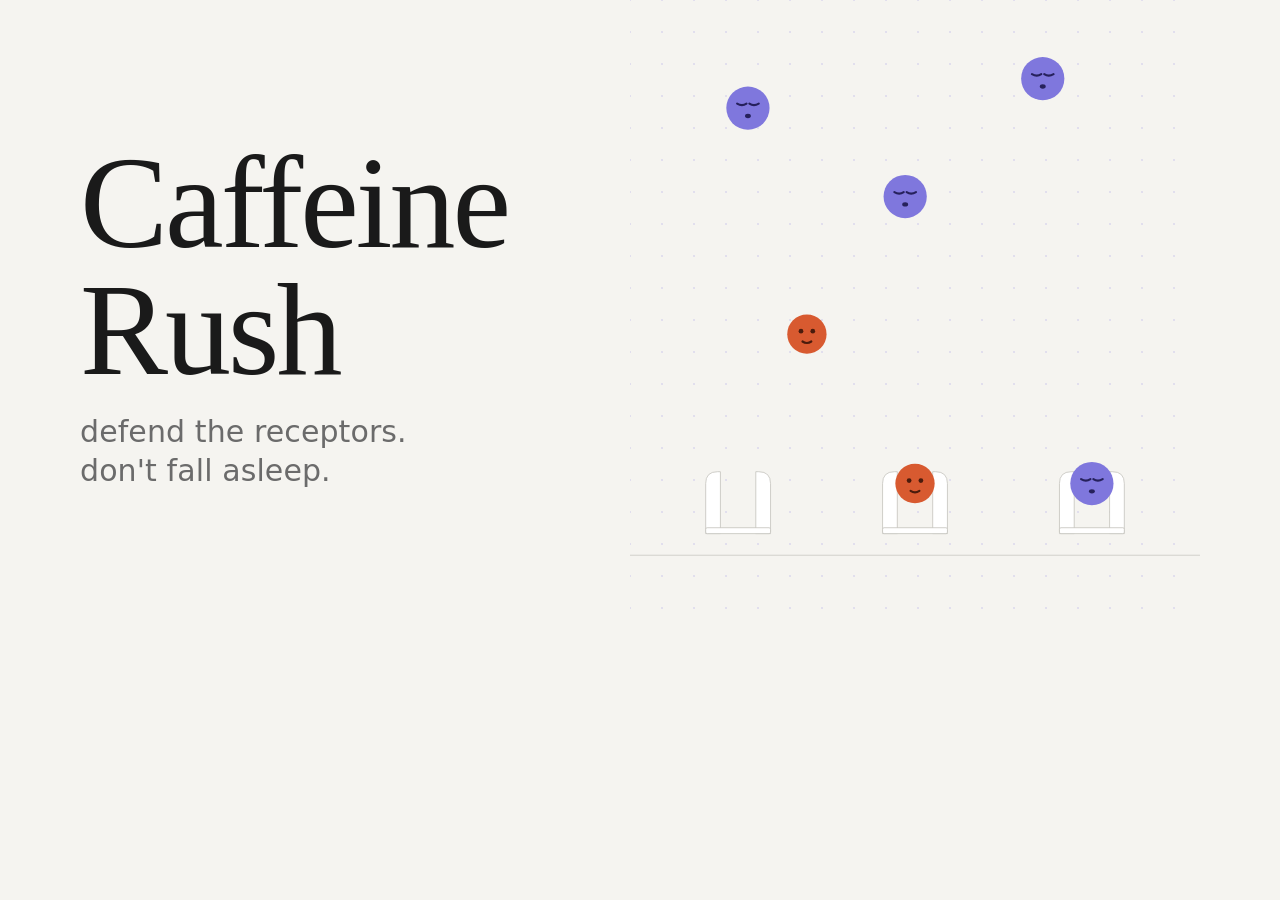
<file: _og-image-source.html>
<!doctype html>
<html lang="en">
<head>
  <meta charset="utf-8">
  <title>OG image source — Caffeine Rush</title>
  <style>
    :root {
      --cream: #f5f4f0;
      --ink: #1a1a1a;
      --gray: #6b6b6b;
      --orange: #D85A30;
      --orange-dark: #4A1B0C;
      --purple: #7F77DD;
      --purple-dark: #26215C;
      --border-soft: #c4c2bc;
      --border-quiet: #e5e3dd;
    }

    html, body {
      margin: 0;
      padding: 0;
      background: var(--cream);
      width: 1200px;
      height: 630px;
      overflow: hidden;
      -webkit-font-smoothing: antialiased;
    }

    .og {
      position: relative;
      width: 1200px;
      height: 630px;
      display: grid;
      grid-template-columns: 1.05fr 0.95fr;
      grid-template-rows: 630px;
      font-family: -apple-system, BlinkMacSystemFont, "Segoe UI", system-ui, sans-serif;
      color: var(--ink);
      overflow: hidden;
    }

    .left {
      display: flex;
      flex-direction: column;
      justify-content: center;
      padding: 0 40px 0 80px;
      height: 100%;
    }

    .title {
      font-family: "Iowan Old Style", "Palatino Linotype", Palatino, Georgia, serif;
      font-weight: 500;
      font-size: 132px;
      line-height: 0.96;
      letter-spacing: -3px;
      margin: 0 0 18px;
      color: var(--ink);
    }

    .tagline {
      font-size: 30px;
      line-height: 1.3;
      color: var(--gray);
      margin: 0;
      letter-spacing: 0.1px;
    }

    .url {
      font-family: "SF Mono", Menlo, Monaco, Consolas, monospace;
      font-size: 18px;
      color: var(--gray);
      letter-spacing: 0.08em;
      margin: 110px 0 0;
    }

    .right {
      position: relative;
      width: 100%;
      height: 100%;
    }

    /* Subtle dot grid in the right pane to echo the game playfield */
    .right::before {
      content: "";
      position: absolute;
      inset: 0;
      background-image: radial-gradient(circle, rgba(127, 119, 221, 0.18) 0.7px, transparent 0.8px);
      background-size: 32px 32px;
      background-position: 16px 16px;
    }

    .scene {
      position: absolute;
      inset: 0;
    }
  </style>
</head>
<body>
  <div class="og">
    <div class="left">
      <h1 class="title">Caffeine<br>Rush</h1>
      <p class="tagline">defend the receptors.<br>don't fall asleep.</p>
    </div>

    <div class="right">
      <svg class="scene" viewBox="0 0 580 630" preserveAspectRatio="xMidYMid meet">
        <!-- Drifting molecules in upper region -->
        <!-- Adenosines (purple) -->
        <g transform="translate(120 110)">
          <circle r="22" fill="#7F77DD"/>
          <path d="M -11 -4.5 Q -6 -1.5 -1.5 -4.5" stroke="#26215C" stroke-width="2.2" fill="none" stroke-linecap="round"/>
          <path d="M 1.5 -4.5 Q 6 -1.5 11 -4.5" stroke="#26215C" stroke-width="2.2" fill="none" stroke-linecap="round"/>
          <ellipse cx="0" cy="8" rx="3" ry="2.2" fill="#26215C"/>
        </g>

        <g transform="translate(420 80)">
          <circle r="22" fill="#7F77DD"/>
          <path d="M -11 -4.5 Q -6 -1.5 -1.5 -4.5" stroke="#26215C" stroke-width="2.2" fill="none" stroke-linecap="round"/>
          <path d="M 1.5 -4.5 Q 6 -1.5 11 -4.5" stroke="#26215C" stroke-width="2.2" fill="none" stroke-linecap="round"/>
          <ellipse cx="0" cy="8" rx="3" ry="2.2" fill="#26215C"/>
        </g>

        <g transform="translate(280 200)">
          <circle r="22" fill="#7F77DD"/>
          <path d="M -11 -4.5 Q -6 -1.5 -1.5 -4.5" stroke="#26215C" stroke-width="2.2" fill="none" stroke-linecap="round"/>
          <path d="M 1.5 -4.5 Q 6 -1.5 11 -4.5" stroke="#26215C" stroke-width="2.2" fill="none" stroke-linecap="round"/>
          <ellipse cx="0" cy="8" rx="3" ry="2.2" fill="#26215C"/>
        </g>

        <!-- Caffeine descending (mid-flight) -->
        <g transform="translate(180 340)">
          <circle r="20" fill="#D85A30"/>
          <circle cx="-6" cy="-3" r="2.4" fill="#4A1B0C"/>
          <circle cx="6" cy="-3" r="2.4" fill="#4A1B0C"/>
          <path d="M -4.5 7.5 Q 0 10.5 4.5 7.5" stroke="#4A1B0C" stroke-width="2.2" fill="none" stroke-linecap="round"/>
        </g>

        <!-- Three receptors along the bottom -->
        <!-- Receptor 1: empty -->
        <g transform="translate(110 480)">
          <path d="M -33 63 L -33 12 Q -33 0 -21 0 L -18 0 L -18 63 Z" fill="#ffffff" stroke="#c4c2bc" stroke-width="0.8"/>
          <path d="M 18 63 L 18 0 L 21 0 Q 33 0 33 12 L 33 63 Z" fill="#ffffff" stroke="#c4c2bc" stroke-width="0.8"/>
          <rect x="-33" y="57" width="66" height="6" rx="1.5" fill="#ffffff" stroke="#c4c2bc" stroke-width="0.8"/>
        </g>

        <!-- Receptor 2: caffeine docked -->
        <g transform="translate(290 480)">
          <path d="M -33 63 L -33 12 Q -33 0 -21 0 L -18 0 L -18 63 Z" fill="#ffffff" stroke="#c4c2bc" stroke-width="0.8"/>
          <path d="M 18 63 L 18 0 L 21 0 Q 33 0 33 12 L 33 63 Z" fill="#ffffff" stroke="#c4c2bc" stroke-width="0.8"/>
          <rect x="-33" y="57" width="66" height="6" rx="1.5" fill="#ffffff" stroke="#c4c2bc" stroke-width="0.8"/>
          <g transform="translate(0 12)">
            <circle r="20" fill="#D85A30"/>
            <circle cx="-6" cy="-3" r="2.4" fill="#4A1B0C"/>
            <circle cx="6" cy="-3" r="2.4" fill="#4A1B0C"/>
            <path d="M -4.5 7.5 Q 0 10.5 4.5 7.5" stroke="#4A1B0C" stroke-width="2.2" fill="none" stroke-linecap="round"/>
          </g>
        </g>

        <!-- Receptor 3: adenosine docked -->
        <g transform="translate(470 480)">
          <path d="M -33 63 L -33 12 Q -33 0 -21 0 L -18 0 L -18 63 Z" fill="#ffffff" stroke="#c4c2bc" stroke-width="0.8"/>
          <path d="M 18 63 L 18 0 L 21 0 Q 33 0 33 12 L 33 63 Z" fill="#ffffff" stroke="#c4c2bc" stroke-width="0.8"/>
          <rect x="-33" y="57" width="66" height="6" rx="1.5" fill="#ffffff" stroke="#c4c2bc" stroke-width="0.8"/>
          <g transform="translate(0 12)">
            <circle r="22" fill="#7F77DD"/>
            <path d="M -11 -4.5 Q -6 -1.5 -1.5 -4.5" stroke="#26215C" stroke-width="2.2" fill="none" stroke-linecap="round"/>
            <path d="M 1.5 -4.5 Q 6 -1.5 11 -4.5" stroke="#26215C" stroke-width="2.2" fill="none" stroke-linecap="round"/>
            <ellipse cx="0" cy="8" rx="3" ry="2.2" fill="#26215C"/>
          </g>
        </g>

        <!-- Membrane line at receptor base -->
        <line x1="0" y1="565" x2="580" y2="565" stroke="#888780" stroke-width="0.8" opacity="0.4"/>
      </svg>
    </div>
  </div>
</body>
</html>
</file>
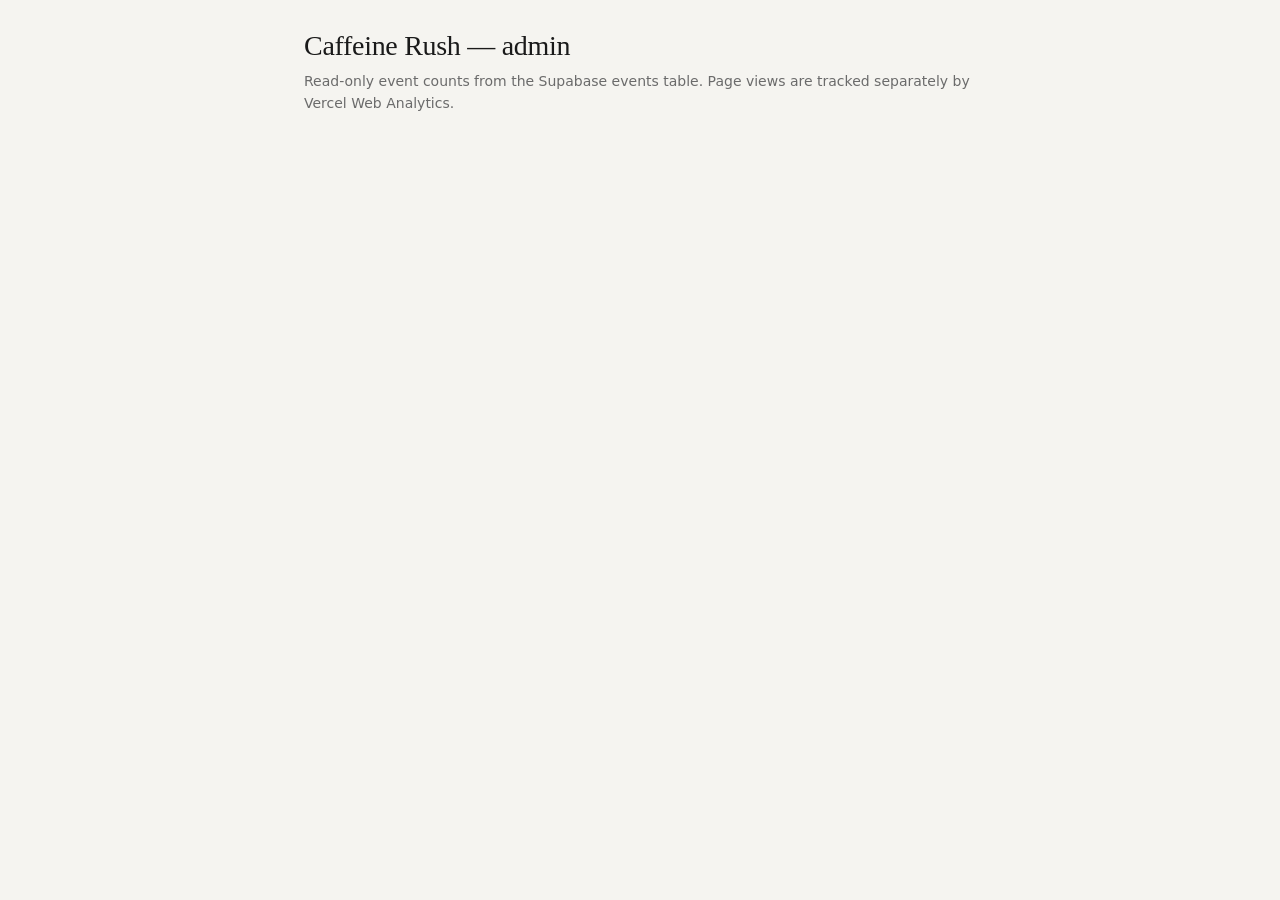
<file: admin.html>
<!doctype html>
<html lang="en">
<head>
  <meta charset="utf-8">
  <meta name="viewport" content="width=device-width, initial-scale=1">
  <meta name="robots" content="noindex, nofollow">
  <title>Caffeine Rush — admin</title>
  <link rel="icon" type="image/svg+xml" href="/favicon.svg">
  <link rel="stylesheet" href="/styles.css">
  <style>
    /* Read-only admin dashboard. Reuses the site's design tokens and editorial
       register so it feels coherent with the public page. Auth via Supabase
       magic-link; events table SELECT is restricted to the admin email by RLS. */
    .admin-wrap { max-width: 720px; margin: 0 auto; padding: 24px; }
    .admin-title { font-family: var(--font-serif); font-size: 28px; font-weight: 500; margin: 0 0 4px; letter-spacing: -0.3px; }
    .admin-sub { color: var(--color-text-secondary); font-size: 14px; margin: 0 0 24px; line-height: 1.55; }

    /* Login card — only shown when no auth session exists. */
    .admin-login {
      max-width: 380px;
      margin: 36px auto;
      padding: 28px 24px;
      border: 1px dashed var(--color-border-secondary);
      border-radius: var(--border-radius-md);
      background: var(--color-background-primary);
      text-align: center;
    }
    .admin-login h2 {
      font-family: var(--font-serif);
      font-size: 22px;
      font-weight: 500;
      margin: 0 0 6px;
    }
    .admin-login p {
      color: var(--color-text-secondary);
      font-size: 13px;
      line-height: 1.55;
      margin: 0 0 18px;
    }
    .admin-login form { display: flex; flex-direction: column; gap: 10px; }
    .admin-login input[type="email"] {
      padding: 9px 12px;
      font-size: 14px;
      border: 1px solid var(--color-border-tertiary);
      border-radius: var(--border-radius-md);
      background: var(--color-background-primary);
      color: var(--color-text-primary);
      font-family: var(--font-sans);
    }
    .admin-login button[type="submit"] {
      background: var(--color-text-primary);
      color: var(--color-background-primary);
      border-color: var(--color-text-primary);
      font-size: 13px;
      padding: 9px 16px;
    }
    .admin-login button[type="submit"]:hover:not(:disabled) {
      background: var(--color-text-primary);
      color: var(--color-background-primary);
      border-color: var(--color-text-primary);
      opacity: 0.85;
    }
    .admin-login-msg {
      margin-top: 14px;
      font-size: 13px;
      color: var(--color-text-secondary);
      min-height: 1.4em;
    }
    .admin-login-msg.is-error { color: var(--color-text-danger, #b00); }
    .admin-login-msg.is-ok    { color: var(--color-text-success, #0a7); }

    /* Dashboard — only shown when authenticated. */
    .admin-controls { display: flex; gap: 8px; align-items: center; margin-bottom: 18px; flex-wrap: wrap; }
    .admin-range-tabs { display: inline-flex; gap: 4px; }
    .admin-range-tabs button {
      font-family: var(--font-mono);
      font-size: 11px;
      letter-spacing: 0.04em;
      text-transform: uppercase;
      padding: 5px 10px;
    }
    .admin-range-tabs button.is-active {
      background: var(--color-text-primary);
      color: var(--color-background-primary);
      border-color: var(--color-text-primary);
    }
    .admin-section {
      border: 1px dashed var(--color-border-secondary);
      border-radius: var(--border-radius-md);
      padding: 18px 20px;
      margin-bottom: 18px;
    }
    .admin-section-label {
      font-family: var(--font-mono);
      font-size: 10px;
      letter-spacing: 0.12em;
      text-transform: uppercase;
      color: var(--color-text-secondary);
      opacity: 0.7;
      margin-bottom: 12px;
    }
    .admin-table { width: 100%; border-collapse: collapse; font-size: 14px; }
    .admin-table td { padding: 6px 0; border-bottom: 1px solid var(--color-border-tertiary); }
    .admin-table td:last-child { text-align: right; font-family: var(--font-mono); font-weight: 600; color: var(--color-text-primary); }
    .admin-table tr:last-child td { border-bottom: none; }
    .admin-empty { color: var(--color-text-secondary); font-size: 13px; font-style: italic; padding: 8px 0; }
    .admin-status { color: var(--color-text-secondary); font-size: 12px; font-family: var(--font-mono); }
    .admin-recent { font-family: var(--font-mono); font-size: 12px; line-height: 1.7; color: var(--color-text-secondary); }
    .admin-recent .ev-name { color: var(--color-text-primary); font-weight: 600; }
    .admin-recent .ev-time { opacity: 0.6; }
    .admin-recent .ev-props { opacity: 0.7; }

    .admin-session-info {
      margin-left: auto;
      font-size: 12px;
      color: var(--color-text-secondary);
      font-family: var(--font-mono);
    }
    .admin-signout {
      font-family: var(--font-mono);
      font-size: 11px;
      letter-spacing: 0.04em;
      text-transform: uppercase;
      padding: 5px 10px;
    }
  </style>
</head>
<body>
  <main class="admin-wrap">
    <h1 class="admin-title">Caffeine Rush — admin</h1>
    <p class="admin-sub">Read-only event counts from the Supabase events table. Page views are tracked separately by Vercel Web Analytics.</p>

    <!-- Login state — magic-link form -->
    <section class="admin-login" id="admin-login" hidden>
      <h2>Sign in</h2>
      <p>Enter your admin email to receive a magic link. Only the configured admin email will be granted access.</p>
      <form id="admin-login-form">
        <input type="email" id="admin-email" placeholder="you@example.com" required autocomplete="email">
        <button type="submit" id="admin-send-btn">Send magic link</button>
      </form>
      <div class="admin-login-msg" id="admin-login-msg" role="status" aria-live="polite"></div>
    </section>

    <!-- Dashboard state — only shown when authenticated -->
    <div id="admin-dashboard" hidden>
      <div class="admin-controls">
        <div class="admin-range-tabs" role="tablist" aria-label="Time range">
          <button type="button" data-range="7d" class="is-active">7 days</button>
          <button type="button" data-range="30d">30 days</button>
          <button type="button" data-range="all">All time</button>
        </div>
        <button type="button" id="admin-refresh">Refresh</button>
        <span class="admin-status" id="admin-status"></span>
        <span class="admin-session-info" id="admin-session-info"></span>
        <button type="button" class="admin-signout" id="admin-signout">Sign out</button>
      </div>

      <section class="admin-section">
        <div class="admin-section-label">Event totals</div>
        <table class="admin-table" id="admin-totals"></table>
      </section>

      <section class="admin-section">
        <div class="admin-section-label">Friend tile clicks (Friends of Caffeine Rush)</div>
        <table class="admin-table" id="admin-friends"></table>
      </section>

      <section class="admin-section">
        <div class="admin-section-label">Tip clicks (BMC)</div>
        <table class="admin-table" id="admin-tips"></table>
      </section>

      <section class="admin-section">
        <div class="admin-section-label">Share button clicks</div>
        <table class="admin-table" id="admin-shares"></table>
      </section>

      <section class="admin-section">
        <div class="admin-section-label">Recent events (last 50)</div>
        <div class="admin-recent" id="admin-recent"></div>
      </section>
    </div>
  </main>

  <script type="module">
    import { createClient } from 'https://esm.sh/@supabase/supabase-js@2.45.4';

    const SUPABASE_URL      = 'https://mtlgtastkrnstllshwon.supabase.co';
    const SUPABASE_ANON_KEY = 'sb_publishable_I4hUtZIYs0GJ3wY0fpacFg_PhPK6abP';
    const supabase = createClient(SUPABASE_URL, SUPABASE_ANON_KEY);

    const loginEl       = document.getElementById('admin-login');
    const dashboardEl   = document.getElementById('admin-dashboard');
    const loginForm     = document.getElementById('admin-login-form');
    const emailInput    = document.getElementById('admin-email');
    const sendBtn       = document.getElementById('admin-send-btn');
    const loginMsg      = document.getElementById('admin-login-msg');
    const sessionInfoEl = document.getElementById('admin-session-info');
    const signoutBtn    = document.getElementById('admin-signout');
    const statusEl      = document.getElementById('admin-status');

    let currentRange = '7d';

    function setLoginMsg(msg, kind) {
      loginMsg.textContent = msg || '';
      loginMsg.classList.remove('is-error', 'is-ok');
      if (kind === 'error') loginMsg.classList.add('is-error');
      if (kind === 'ok')    loginMsg.classList.add('is-ok');
    }

    function showLogin() {
      loginEl.hidden = false;
      dashboardEl.hidden = true;
    }
    function showDashboard(session) {
      loginEl.hidden = true;
      dashboardEl.hidden = false;
      sessionInfoEl.textContent = session.user.email;
      load();
    }

    // Magic-link form
    loginForm.addEventListener('submit', async (e) => {
      e.preventDefault();
      const email = emailInput.value.trim();
      if (!email) return;
      sendBtn.disabled = true;
      sendBtn.textContent = 'Sending…';
      setLoginMsg('');

      const { error } = await supabase.auth.signInWithOtp({
        email: email,
        options: {
          emailRedirectTo: window.location.origin + '/admin.html',
        },
      });

      sendBtn.disabled = false;
      sendBtn.textContent = 'Send magic link';
      if (error) {
        setLoginMsg('Error: ' + error.message, 'error');
        return;
      }
      setLoginMsg('Check your email for the sign-in link.', 'ok');
    });

    signoutBtn.addEventListener('click', async () => {
      await supabase.auth.signOut();
      // onAuthStateChange will swap us back to the login view.
    });

    // React to auth state changes (initial session, magic-link landing, signout).
    supabase.auth.onAuthStateChange((event, session) => {
      if (session && session.user) {
        showDashboard(session);
      } else {
        showLogin();
      }
    });

    // Initial check — if we're returning from a magic link, the client picks
    // up the session from the URL hash and onAuthStateChange fires SIGNED_IN.
    // If a session is already in localStorage, getSession() returns it now.
    (async () => {
      const { data } = await supabase.auth.getSession();
      if (data.session && data.session.user) {
        showDashboard(data.session);
      } else {
        showLogin();
      }
    })();

    // ── Dashboard data ───────────────────────────────────────────────────

    function rangeStart(range) {
      const now = Date.now();
      if (range === '7d')  return new Date(now - 7  * 24 * 60 * 60 * 1000).toISOString();
      if (range === '30d') return new Date(now - 30 * 24 * 60 * 60 * 1000).toISOString();
      return null;
    }

    function escapeHtml(s) {
      return String(s).replace(/[&<>"']/g, c => ({'&':'&amp;','<':'&lt;','>':'&gt;','"':'&quot;',"'":'&#39;'}[c]));
    }

    function rowsHtml(rows) {
      if (!rows.length) return '<tr><td class="admin-empty" colspan="2">No events in this range.</td></tr>';
      return rows.map(r => `<tr><td>${escapeHtml(r.label)}</td><td>${r.count}</td></tr>`).join('');
    }

    function formatTime(iso) { return new Date(iso).toLocaleString(); }

    async function load() {
      statusEl.textContent = 'Loading…';
      const since = rangeStart(currentRange);
      // Unified events table is shared across worlds — scope this query to
      // caffeine-rush so the dashboard never sees ian-world's events.
      let query = supabase.from('events')
        .select('event_type, event_data, created_at')
        .eq('world', 'caffeine-rush')
        .order('created_at', { ascending: false })
        .limit(5000);
      if (since) query = query.gte('created_at', since);
      const { data, error } = await query;
      if (error) { statusEl.textContent = 'Error: ' + error.message; return; }

      const events = data || [];
      statusEl.textContent = events.length + ' events';

      const totals = new Map();
      const friends = new Map();
      const tips = new Map();
      const shares = new Map();

      events.forEach(e => {
        totals.set(e.event_type, (totals.get(e.event_type) || 0) + 1);
        if (e.event_type === 'friend_click') {
          const t = (e.event_data && e.event_data.target) || 'unknown';
          friends.set(t, (friends.get(t) || 0) + 1);
        } else if (e.event_type === 'tip_click') {
          const a = (e.event_data && e.event_data.amount) || 'unknown';
          tips.set(a, (tips.get(a) || 0) + 1);
        } else if (e.event_type === 'share_click') {
          const s = (e.event_data && e.event_data.source) || 'unknown';
          shares.set(s, (shares.get(s) || 0) + 1);
        }
      });

      const sortByCount = (a, b) => b[1] - a[1];
      const toRows = m => Array.from(m).sort(sortByCount).map(([label, count]) => ({ label, count }));

      document.getElementById('admin-totals').innerHTML  = rowsHtml(toRows(totals));
      document.getElementById('admin-friends').innerHTML = rowsHtml(toRows(friends));
      document.getElementById('admin-tips').innerHTML    = rowsHtml(toRows(tips));
      document.getElementById('admin-shares').innerHTML  = rowsHtml(toRows(shares));

      const recent = events.slice(0, 50).map(e => {
        const dataStr = (e.event_data && Object.keys(e.event_data).length) ? '  ' + JSON.stringify(e.event_data) : '';
        return `<div><span class="ev-time">${formatTime(e.created_at)}</span>  <span class="ev-name">${escapeHtml(e.event_type)}</span><span class="ev-props">${escapeHtml(dataStr)}</span></div>`;
      }).join('');
      document.getElementById('admin-recent').innerHTML = recent || '<div class="admin-empty">No events yet.</div>';
    }

    document.querySelectorAll('.admin-range-tabs button').forEach(btn => {
      btn.addEventListener('click', () => {
        document.querySelectorAll('.admin-range-tabs button').forEach(b => b.classList.remove('is-active'));
        btn.classList.add('is-active');
        currentRange = btn.dataset.range;
        load();
      });
    });

    document.getElementById('admin-refresh').addEventListener('click', load);
  </script>
</body>
</html>
</file>
<file: styles.css>
/* =========================================================
   Design tokens — supplied verbatim from CLAUDE.md
   The original game expected these from the artifact preview env.
   ========================================================= */
:root {
  /* Typography */
  --font-sans: -apple-system, BlinkMacSystemFont, "Segoe UI", system-ui, sans-serif;
  --font-mono: ui-monospace, SFMono-Regular, "SF Mono", Menlo, Monaco, Consolas, monospace;
  --font-serif: "Iowan Old Style", "Palatino Linotype", Palatino, Georgia, serif;

  /* Text */
  --color-text-primary: #1a1a1a;
  --color-text-secondary: #6b6b6b;
  --color-text-success: #2d8659;
  --color-text-warning: #b87333;
  --color-text-danger: #c0392b;
  --color-text-info: #2c5f9e;

  /* Backgrounds */
  --color-background-primary: #ffffff;
  --color-background-secondary: #f5f4f0;
  --color-background-success: #e6f4ec;
  --color-background-warning: #fbf0e1;
  --color-background-danger: #fbe6e3;
  --color-background-info: #e3edf7;

  /* Borders */
  --color-border-primary: #1a1a1a;
  --color-border-secondary: #c4c2bc;
  --color-border-tertiary: #e5e3dd;

  /* Radius */
  --border-radius-sm: 4px;
  --border-radius-md: 8px;
  --border-radius-lg: 12px;
}

/* =========================================================
   Base reset + page wrapper
   ========================================================= */
*, *::before, *::after { box-sizing: border-box; }

html, body {
  margin: 0;
  padding: 0;
  background: var(--color-background-secondary);
  color: var(--color-text-primary);
  font-family: var(--font-sans);
  -webkit-font-smoothing: antialiased;
  -moz-osx-font-smoothing: grayscale;
}

body {
  min-height: 100vh;
  line-height: 1.55;
  font-size: 16px;
}

.sr-only {
  position: absolute;
  width: 1px; height: 1px;
  padding: 0; margin: -1px;
  overflow: hidden;
  clip: rect(0, 0, 0, 0);
  white-space: nowrap;
  border: 0;
}

.page {
  max-width: 760px;
  margin: 0 auto;
  padding: 56px 24px 80px;
}

@media (max-width: 600px) {
  .page { padding: 28px 12px 48px; }

  /* Tighten section spacing — 40/36px reads as too airy on phones */
  .page > section,
  .page > .ad-slot,
  .page > .tip-prompt,
  .page > .bmc-wrap,
  .page > details {
    margin-top: 24px;
  }
  .page > .ad-slot + .tip-prompt {
    margin-top: 8px;
  }
  .page-header { margin-bottom: 18px; }

  /* Give the game more room: bleed slightly past the page padding so the
     playfield is meaningfully wider on phones, and bump the SVG labels +
     viewBox-text size so molecule labels stay legible at small scales. */
  .cgame-arena {
    margin-left: -8px;
    margin-right: -8px;
  }
  .cgame-svg .ts {
    font-size: 14px;
  }
  /* Receptors and molecules scale with the SVG viewBox automatically;
     the wider arena above is what makes them bigger on mobile. */

  /* Trim card padding on the joke pair so they don't dominate the viewport */
  .ad-slot { padding: 22px 16px 16px; }
  .ad-slot::before { top: 6px; left: 12px; }
  /* tip-prompt mobile padding override is below in its own rule */

  /* HUD mobile overrides moved below — they need to come after the desktop
     .cgame-hud-status { flex: 1 1 240px } rule to win on cascade. */
}

/* Header */
.page-header {
  text-align: center;
  margin-bottom: 28px;
}

.page-header h1 {
  font-family: var(--font-serif);
  font-size: 40px;
  font-weight: 500;
  letter-spacing: -0.5px;
  margin: 0 0 4px;
  color: var(--color-text-primary);
}

.page-header .tagline {
  margin: 0;
  font-size: 15px;
  color: var(--color-text-secondary);
  letter-spacing: 0.2px;
}

/* The action row beneath the tagline pairs the live coffees-refilled counter
   with the page-share button. Counter on the left = "people are playing this"
   credibility; share button on the right = the action that pairs naturally
   with that signal. Single horizontal unit; flex-wraps to a stack on narrow
   viewports without losing the sense that they belong together. */
.page-actions {
  /* Push the counter+share pair down so it visually separates from the
     editorial header. Counter sits tight against the share button (small
     gap) so they read as a paired unit, not as two independent rows. */
  margin-top: 22px;
  display: flex;
  flex-direction: column;
  align-items: center;
  gap: 6px;
}

/* Live coffees-refilled counter. Mono font matches the editorial register;
   small + secondary color so it reads as flavor data, not a boast. The bump
   animation fires when the local player refills (optimistic tick) so the
   counter feels alive while playing. Top margin reset — parent .page-actions
   controls vertical spacing now. */
.page-stat {
  margin: 0;
  font-family: var(--font-mono);
  font-size: 12px;
  letter-spacing: 0.04em;
  color: var(--color-text-secondary);
  opacity: 0.78;
}
.page-stat #cg-coffees-count {
  font-weight: 600;
  color: var(--color-text-primary);
  display: inline-block;
  transition: transform 0.18s ease;
}
.page-stat #cg-coffees-count.bump { transform: scale(1.12); }

/* Live indicator — small pulsing dot in the caffeine brand color before
   the count. Slow gentle pulse (no rapid alarm vibe). */
.page-stat-pulse {
  display: inline-block;
  width: 7px;
  height: 7px;
  margin-right: 7px;
  border-radius: 50%;
  background: #D85A30;
  vertical-align: middle;
  position: relative;
  top: -1px;
  animation: pageStatPulse 1.8s ease-in-out infinite;
}
@keyframes pageStatPulse {
  0%, 100% { opacity: 0.5; transform: scale(1); }
  50%      { opacity: 1;   transform: scale(1.18); }
}
@media (prefers-reduced-motion: reduce) {
  .page-stat-pulse { animation: none; opacity: 0.85; }
}

@media (max-width: 600px) {
  .page-header h1 { font-size: 32px; }
  .page-header .tagline { font-size: 14px; }
}

/* Page share button: small, centered below the tagline. Stays understated
   so it doesn't compete with the editorial title; same icon + flash + toast
   pattern as the game-over share button so the visual logic is consistent. */
.page-share-wrap {
  position: relative;
  display: inline-flex;
}
.page-share-btn {
  font-size: 12px;
  padding: 5px 12px;
}

/* Section spacing */
.page > section,
.page > .ad-slot,
.page > .tip-prompt,
.page > .bmc-wrap,
.page > details {
  margin-top: 36px;
}

/* Ad slot + tip prompt are a paired joke. Render them as a tight stack. */
.page > .ad-slot + .tip-prompt {
  margin-top: 10px;
}

.page h2 {
  font-family: var(--font-serif);
  font-size: 22px;
  font-weight: 500;
  margin: 0 0 12px;
  color: var(--color-text-primary);
  letter-spacing: -0.2px;
}

.page p {
  margin: 0 0 12px;
  color: var(--color-text-primary);
}

.page p:last-child { margin-bottom: 0; }

/* How to play list */
.how-to ul {
  margin: 0;
  padding: 0 0 0 20px;
  color: var(--color-text-primary);
}

.how-to li {
  margin: 0 0 6px;
  line-height: 1.5;
}

.how-to li:last-child { margin-bottom: 0; }

/* How it works prose */
.how-it-works p {
  color: var(--color-text-primary);
  font-size: 16px;
  line-height: 1.6;
}

/* =========================================================
   Joke ad slot (the bit)
   ========================================================= */
.ad-slot {
  position: relative;
  border: 1px dashed var(--color-border-secondary);
  border-radius: var(--border-radius-md);
  background: var(--color-background-primary);
  /* Generous vertical padding so the now-trimmed single-line slot keeps the
     visual presence the original 3-line version had. The empty space is the
     point — it's a vacant ad slot, the box should feel substantial enough
     that the eye notices it instead of skipping past. */
  padding: 38px 22px 36px;
  color: var(--color-text-secondary);
  font-size: 14px;
  line-height: 1.55;
}

.ad-slot::before {
  content: "Ad slot";
  position: absolute;
  top: 8px;
  left: 14px;
  font-family: var(--font-mono);
  font-size: 10px;
  letter-spacing: 0.12em;
  text-transform: uppercase;
  color: var(--color-text-secondary);
  opacity: 0.7;
}

.ad-slot p {
  margin: 0 0 4px;
  color: var(--color-text-secondary);
}

.ad-slot p:last-child { margin-bottom: 0; }

.ad-slot a {
  color: var(--color-text-secondary);
  text-decoration: underline;
  text-decoration-thickness: 0.5px;
  text-underline-offset: 2px;
}

/* =========================================================
   Friends of Caffeine Rush — free placements for friend-projects.
   Sits directly below the (still-vacant) paid Ad slot so the visual
   joke reads as a pair: "the paid one is empty, but the friends
   are here."
   ========================================================= */

.friends-section {
  position: relative;
  padding: 28px 22px 22px;
  border: 1px dashed var(--color-border-secondary);
  border-radius: var(--border-radius-md);
  background: var(--color-background-primary);
}
.friends-section::before {
  content: "Friends of Caffeine Rush";
  position: absolute;
  top: 8px;
  left: 14px;
  font-family: var(--font-mono);
  font-size: 10px;
  letter-spacing: 0.12em;
  text-transform: uppercase;
  color: var(--color-text-secondary);
  opacity: 0.7;
}

.friends-tiles {
  display: flex;
  gap: 14px;
  margin-top: 6px;
}

/* Each tile is a single <a> so the entire tile is one tap target. */
.friend-tile {
  flex: 1 1 0;
  min-width: 0;
  display: flex;
  align-items: center;
  gap: 12px;
  padding: 12px 14px;
  border-radius: var(--border-radius-md);
  background: var(--color-background-primary);
  text-decoration: none;
  color: var(--color-text-secondary);
  transition: opacity 0.15s ease, transform 0.15s ease;
}
.friend-tile:hover { opacity: 0.92; }
.friend-tile:active { transform: scale(0.995); }

.friend-tile-logo {
  flex: 0 0 auto;
  width: 44px;
  height: 44px;
  border-radius: 10px;
  display: flex;
  align-items: center;
  justify-content: center;
  overflow: hidden;
}
.friend-tile-logo img { display: block; width: 100%; height: 100%; object-fit: contain; }
/* Remi logo is edge-to-edge by design — shrink inside the chip so the R
   gets the same visual breathing room as SipList's full-bleed icon. */
.friend-tile-logo--remi { background: #F2EAD9; }
.friend-tile-logo--remi img { width: 64%; height: 64%; }

.friend-tile-text {
  flex: 1 1 auto;
  min-width: 0;
  font-size: 13px;
  line-height: 1.45;
}
.friend-tile-line { display: block; color: var(--color-text-secondary); margin-bottom: 6px; }
.friend-tile-line strong { color: var(--color-text-primary); font-weight: 600; }
.friend-tile-cta { display: inline-block; margin-top: 2px; line-height: 0; }
.app-store-badge-img { display: block; height: 32px; width: auto; }
.friend-tile-url {
  display: inline-block;
  color: var(--color-text-secondary);
  text-decoration: underline;
  text-decoration-thickness: 0.5px;
  text-underline-offset: 2px;
}

/* Treatment: per-tile brand-colored borders. Pink->orange gradient for
   SipList; solid terracotta for Remi. Padding-box trick for the gradient
   border without losing the tile's neutral interior. */
.friend-tile.tile-siplist {
  border: 2px solid transparent;
  background:
    linear-gradient(var(--color-background-primary), var(--color-background-primary)) padding-box,
    linear-gradient(135deg, #FF8159 0%, #F94A85 100%) border-box;
}
.friend-tile.tile-remi {
  border: 2px solid #C97A5C;
}

@media (max-width: 600px) {
  .friends-tiles { flex-direction: column; }
}

/* =========================================================
   Buy Me a Coffee link
   ========================================================= */
.bmc-wrap {
  text-align: center;
}

.bmc-link {
  display: inline-block;
  padding: 10px 18px;
  background: var(--color-background-primary);
  color: var(--color-text-primary);
  border: 1px solid var(--color-border-tertiary);
  border-radius: var(--border-radius-md);
  font-size: 14px;
  text-decoration: none;
  transition: border-color 0.15s, background 0.15s;
}

.bmc-link:hover {
  border-color: var(--color-border-secondary);
  background: var(--color-background-secondary);
}

/* =========================================================
   Footer
   ========================================================= */
.page-footer {
  margin-top: 56px;
  text-align: center;
  font-size: 13px;
  color: var(--color-text-secondary);
}

.footer-credit {
  margin: 0 0 10px;
  font-size: 12px;
  color: var(--color-text-secondary);
  opacity: 0.8;
}

.page-footer a {
  color: var(--color-text-secondary);
  text-decoration: none;
  border-bottom: 0.5px solid var(--color-border-secondary);
  padding-bottom: 1px;
}

.page-footer a:hover {
  color: var(--color-text-primary);
  border-bottom-color: var(--color-border-primary);
}

/* =========================================================
   Generic button reset for in-game buttons
   ========================================================= */
button {
  font-family: var(--font-sans);
  font-size: 13px;
  padding: 6px 14px;
  border-radius: var(--border-radius-md);
  border: 0.5px solid var(--color-border-secondary);
  background: var(--color-background-primary);
  color: var(--color-text-primary);
  cursor: pointer;
  transition: background 0.15s, border-color 0.15s;
}

button:hover:not(:disabled) {
  background: var(--color-background-secondary);
  border-color: var(--color-border-primary);
}

button:disabled {
  opacity: 0.55;
  cursor: not-allowed;
}

/* =========================================================
   Game styles — verbatim from caffeine_rush_game_v5.html
   (Source lines 1–54 of the original <style> block.)
   ========================================================= */
.cgame { padding: 1rem 0; font-family: var(--font-sans); }

/* ─── HUD layout ─────────────────────────────────────────────────────
   Two semantic groups: progress stats (Score · Day · Level) on the left,
   real-time status (state pill + alertness bar) on the right. Wraps to
   two rows on narrow viewports. */
.cgame-hud {
  display: flex;
  align-items: center;
  justify-content: space-between;
  gap: 16px;
  margin-bottom: 12px;
  flex-wrap: wrap;
  font-size: 13px;
  color: var(--color-text-secondary);
}

.cgame-hud-stats {
  display: flex;
  align-items: baseline;
  gap: 10px;
  flex-shrink: 0;
}

.cgame-stat {
  display: inline-flex;
  align-items: baseline;
  gap: 5px;
}

.cgame-stat-label {
  color: var(--color-text-secondary);
  font-size: 12px;
  letter-spacing: 0.02em;
}

.cgame-stat strong {
  color: var(--color-text-primary);
  font-weight: 500;
  font-variant-numeric: tabular-nums;
  font-size: 14px;
}

.cgame-stat-score strong {
  font-size: 16px;
  letter-spacing: -0.2px;
}

.cgame-stat-divider {
  color: var(--color-border-secondary);
  font-size: 12px;
  user-select: none;
}

.cgame-hud-status {
  display: flex;
  align-items: center;
  gap: 10px;
  flex: 1 1 240px;
  min-width: 0;
  justify-content: flex-end;
}

.cgame-bar {
  flex: 1 1 auto;
  min-width: 80px;
  max-width: 220px;
  height: 8px;
  background: var(--color-background-secondary);
  border-radius: 4px;
  overflow: hidden;
  position: relative;
}
.cgame-bar-fill { height: 100%; background: var(--color-text-success); transition: width 0.25s linear, background 0.3s; width: 100%; }
.cgame-bar-fill.low { background: var(--color-text-warning); }
.cgame-bar-fill.crit { background: var(--color-text-danger); }
.cgame-bar-threshold { position: absolute; left: 50%; top: -2px; bottom: -2px; width: 1px; background: var(--color-text-secondary); opacity: 0.6; pointer-events: none; }

.cgame-state {
  padding: 3px 10px;
  border-radius: var(--border-radius-md);
  font-size: 12px;
  font-weight: 500;
  background: var(--color-background-success);
  color: var(--color-text-success);
  transition: background 0.3s, color 0.3s;
  min-width: 96px;
  text-align: center;
  flex-shrink: 0;
}

/* HUD mobile overrides — must come AFTER the desktop HUD rules above so
   the cascade picks them up. Stacks the two HUD groups vertically with
   normal flex sizing (no 240px flex-basis growing into a giant column). */
@media (max-width: 600px) {
  .cgame-hud {
    flex-direction: column;
    align-items: stretch;
    gap: 6px;
  }
  .cgame-hud-stats {
    justify-content: flex-start;
    flex-wrap: wrap;
  }
  .cgame-hud-status {
    flex: 0 0 auto;
    justify-content: space-between;
    gap: 10px;
  }
  .cgame-bar {
    flex: 1 1 auto;
    max-width: none;
  }
}
.cgame-state.drowsy { background: var(--color-background-info); color: var(--color-text-info); }
.cgame-state.crit { background: var(--color-background-danger); color: var(--color-text-danger); }
.cgame-arena { position: relative; }
.cgame-svg { background: var(--color-background-secondary); border-radius: var(--border-radius-lg); display: block; width: 100%; outline: 2px solid transparent; outline-offset: -2px; transition: outline-color 0.2s, background 0.6s ease; }

/* Time-of-day progression — playfield bg shifts to match each level's name. */
.cgame-svg.level-morning {
  background: linear-gradient(180deg, #f9f5e9 0%, #f5f4f0 100%);
}
.cgame-svg.level-afternoon {
  background: linear-gradient(180deg, #f7e8c5 0%, #ecd5a2 100%);
}
.cgame-svg.level-night {
  background: linear-gradient(180deg, #1f1c3a 0%, #2c2750 100%);
}
.cgame-svg.level-night .ts {
  fill: #b5b0d6;
}
/* Soften the membrane deco (drawn with literal hex) so it stays visible on dark bg */
.cgame-svg.level-night #cg-membrane-deco { opacity: 0.55; }
.cgame-svg.level-night rect[fill="#888780"] { fill: #6a6788; }
.cgame-svg.danger { animation: cgDanger 0.7s ease-in-out infinite; }
@keyframes cgDanger { 0%, 100% { outline-color: var(--color-text-danger); } 50% { outline-color: transparent; } }
.receptor[data-status="empty"] { cursor: pointer; }
.receptor[data-status="empty"]:hover .receptor-arm { stroke: var(--color-border-primary); stroke-width: 1; }
.receptor .bound-caffeine, .receptor .bound-adenosine { opacity: 0; transition: opacity 0.2s; }
.receptor[data-status="caffeine"] .bound-caffeine { opacity: 1; }
.receptor[data-status="adenosine"] .bound-adenosine { opacity: 1; }
.receptor[data-status="pending"] .bound-caffeine { opacity: 0.3; }
.receptor[data-status="pending"] .receptor-arm { stroke: #D85A30; stroke-width: 1; }
.receptor.expiring .bound-caffeine { animation: cgPulse 0.6s ease-in-out infinite; }
.receptor.entering { animation: cgEnter 0.5s ease-out both; }
@keyframes cgPulse { 0%, 100% { opacity: 1; } 50% { opacity: 0.4; } }
@keyframes cgEnter { from { opacity: 0; } to { opacity: 1; } }
@keyframes bgD1 { 0%, 100% { transform: translate(0, 0); } 50% { transform: translate(14px, -10px); } }
@keyframes bgD2 { 0%, 100% { transform: translate(0, 0); } 50% { transform: translate(-12px, 14px); } }
@keyframes bgD3 { 0%, 100% { transform: translate(0, 0); } 50% { transform: translate(10px, 12px); } }
@keyframes bgD4 { 0%, 100% { transform: translate(0, 0); } 50% { transform: translate(-14px, -12px); } }
@keyframes bgPulse { 0%, 100% { opacity: 0.32; r: 6; } 50% { opacity: 0.55; r: 7; } }
@media (prefers-reduced-motion: no-preference) {
  .bg-drift-1 { animation: bgD1 3.4s ease-in-out infinite; transform-origin: center; }
  .bg-drift-2 { animation: bgD2 4.2s ease-in-out infinite; transform-origin: center; }
  .bg-drift-3 { animation: bgD3 3.8s ease-in-out infinite; transform-origin: center; }
  .bg-drift-4 { animation: bgD4 4.6s ease-in-out infinite; transform-origin: center; }
  #cg-dispenser-pulse { animation: bgPulse 1.6s ease-in-out infinite; }
}
.cgame-bottom { display: flex; align-items: center; justify-content: center; gap: 14px; margin-top: 12px; padding: 0 4px; font-size: 13px; color: var(--color-text-secondary); flex-wrap: wrap; }

/* Drink button wrapper anchors the up-pointing Drink tooltip directly
   below the button, regardless of how .cgame-bottom flex-wraps. */
.cgame-drink-wrap { position: relative; display: inline-flex; }

/* Drink tooltip variant: arrow on top, text below — points UP at the
   Drink button instead of DOWN at a receptor. */
.cgame-tooltip.cgame-tooltip-up {
  left: 50%;
  bottom: auto;
  top: calc(100% + 4px);
}
.cgame-tooltip-up .cgame-tooltip-arrow {
  margin-top: 0;
  margin-bottom: -1px;
  order: -1;
}
.cgame-mug-svg { flex-shrink: 0; color: var(--color-text-primary); }
.cgame-mug-liquid { transition: transform 0.4s ease; transform-origin: 0 0; }
.cgame-drink { /* centered with the rest */ }
.cgame-overlay { position: absolute; inset: 0; background: rgba(0, 0, 0, 0.45); display: flex; align-items: center; justify-content: center; border-radius: var(--border-radius-lg); opacity: 0; pointer-events: none; transition: opacity 0.3s; z-index: 10; }
.cgame-overlay.show { opacity: 1; pointer-events: auto; }
.cgame-overlay-card { background: var(--color-background-primary); border-radius: var(--border-radius-lg); padding: 20px 28px; text-align: center; border: 0.5px solid var(--color-border-tertiary); min-width: 220px; }
.cgame-overlay-title { font-size: 18px; font-weight: 500; margin: 0 0 6px; color: var(--color-text-primary); }
.cgame-overlay-sub { font-size: 14px; color: var(--color-text-secondary); margin: 0 0 14px; }
.cgame-banner { position: absolute; top: 50%; left: 50%; transform: translate(-50%, -50%) scale(0.92); background: rgba(20, 20, 20, 0.82); color: #fff; padding: 14px 36px; border-radius: var(--border-radius-lg); font-size: 22px; font-weight: 500; opacity: 0; pointer-events: none; transition: opacity 0.4s, transform 0.4s; letter-spacing: 0.3px; }
.cgame-banner.show { opacity: 1; transform: translate(-50%, -50%) scale(1); }
.cgame-banner-sub { display: block; font-size: 13px; font-weight: 400; opacity: 0.8; margin-top: 4px; }
.cgame-warn { position: absolute; top: 14px; left: 50%; transform: translate(-50%, 0); background: var(--color-background-danger); color: var(--color-text-danger); padding: 4px 14px; border-radius: var(--border-radius-md); font-size: 12px; font-weight: 500; opacity: 0; pointer-events: none; white-space: nowrap; transition: opacity 0.2s; }
.cgame-warn.show { opacity: 1; }

/* First-play tooltip: floats above the receptor row with a downward arrow.
   Dismisses on the first receptor tap. */
.cgame-tooltip {
  position: absolute;
  /* Aim the arrow at receptor #2 (viewBox x=260 of 680 → ~38.24%)
     instead of the gap between receptors #2 and #3 at 50%. */
  left: 38.24%;
  bottom: 36%;
  transform: translateX(-50%);
  display: flex;
  flex-direction: column;
  align-items: center;
  gap: 2px;
  pointer-events: none;
  z-index: 5;
  animation: cgTooltipBounce 1.4s ease-in-out infinite;
}
.cgame-tooltip[hidden] { display: none; }
.cgame-tooltip-text {
  background: rgba(20, 20, 20, 0.86);
  color: #fff;
  padding: 7px 14px;
  border-radius: var(--border-radius-md);
  font-size: 13px;
  font-weight: 500;
  letter-spacing: 0.2px;
  white-space: nowrap;
}
.cgame-tooltip-arrow {
  color: rgba(20, 20, 20, 0.86);
  font-size: 18px;
  line-height: 1;
  margin-top: -1px;
}
@keyframes cgTooltipBounce {
  0%, 100% { transform: translateX(-50%) translateY(0); }
  50%      { transform: translateX(-50%) translateY(-4px); }
}

/* While tooltip is up, gently pulse all empty receptors so the visitor
   knows they're tappable. */
.cgame-svg.tooltip-mode .receptor[data-status="empty"] .receptor-arm {
  animation: cgReceptorHint 1.2s ease-in-out infinite;
}
@keyframes cgReceptorHint {
  0%, 100% { stroke: var(--color-border-secondary); stroke-width: 0.5; }
  50%      { stroke: var(--color-border-primary);   stroke-width: 1.4; }
}

/* The original game's <text class="ts"> labels did not have an explicit
   .ts rule in the source style block. Add a sane default so the labels
   actually render with the right size/color outside the artifact env. */
.cgame-svg .ts {
  font-family: var(--font-sans);
  font-size: 11px;
  fill: var(--color-text-secondary);
}

/* =========================================================
   Game-over score submit form (inside .cgame-overlay-card)
   ========================================================= */
.cgame-submit {
  display: flex;
  gap: 6px;
  margin: 14px 0 6px;
}

.cgame-name-input {
  flex: 1;
  min-width: 0;
  font-family: var(--font-sans);
  font-size: 14px;
  padding: 6px 10px;
  border: 0.5px solid var(--color-border-secondary);
  border-radius: var(--border-radius-md);
  background: var(--color-background-primary);
  color: var(--color-text-primary);
  outline: none;
  transition: border-color 0.15s;
}

.cgame-name-input:focus {
  border-color: var(--color-border-primary);
}

#cg-submit-btn {
  flex-shrink: 0;
  font-size: 13px;
}

.cgame-submit-status {
  font-size: 12px;
  min-height: 18px;
  margin: 4px 0 8px;
  color: var(--color-text-secondary);
}

.cgame-submit-status.success { color: var(--color-text-success); }
.cgame-submit-status.error   { color: var(--color-text-danger); }

.cgame-submit.hidden { display: none; }

.cgame-overlay-actions {
  display: flex;
  gap: 8px;
  margin-top: 4px;
  justify-content: center;
  position: relative; /* anchor for .cgame-toast */
}

.cgame-toast {
  position: absolute;
  left: 50%;
  bottom: calc(100% + 8px);
  transform: translateX(-50%);
  background: rgba(20, 20, 20, 0.92);
  color: #fff;
  padding: 7px 14px;
  border-radius: var(--border-radius-md);
  font-size: 13px;
  font-weight: 500;
  letter-spacing: 0.2px;
  white-space: nowrap;
  pointer-events: none;
  z-index: 6;
  box-shadow: 0 4px 12px rgba(0, 0, 0, 0.18);
  animation: cgToastIn 0.18s ease-out;
}
.cgame-toast[hidden] { display: none; }
.cgame-toast.fade-out { animation: cgToastOut 0.22s ease-out forwards; }
@keyframes cgToastIn {
  from { opacity: 0; transform: translateX(-50%) translateY(4px); }
  to   { opacity: 1; transform: translateX(-50%) translateY(0); }
}
@keyframes cgToastOut {
  from { opacity: 1; transform: translateX(-50%) translateY(0); }
  to   { opacity: 0; transform: translateX(-50%) translateY(-3px); }
}

.cgame-share {
  display: inline-flex;
  align-items: center;
  gap: 6px;
  font-size: 13px;
  background: var(--color-text-primary);
  color: var(--color-background-primary);
  border-color: var(--color-text-primary);
}
.cgame-share:hover:not(:disabled) {
  background: var(--color-text-primary);
  border-color: var(--color-text-primary);
  opacity: 0.85;
}
.cgame-share.copied {
  background: var(--color-text-success);
  border-color: var(--color-text-success);
}
.cgame-share-icon {
  display: block;
  flex-shrink: 0;
}

.cgame-play-again {
  /* sits next to .cgame-share in the actions row */
}

/* =========================================================
   Leaderboard
   ========================================================= */
.leaderboard-head {
  display: flex;
  align-items: baseline;
  justify-content: space-between;
  gap: 12px;
  margin-bottom: 10px;
}

.leaderboard-head h2 {
  margin: 0;
}

.leaderboard-refresh {
  font-family: var(--font-mono);
  font-size: 11px;
  letter-spacing: 0.08em;
  text-transform: uppercase;
  padding: 4px 10px;
  color: var(--color-text-secondary);
  background: transparent;
  border: 0.5px solid var(--color-border-tertiary);
  border-radius: var(--border-radius-sm);
  cursor: pointer;
  transition: color 0.15s, border-color 0.15s, background 0.15s;
}

.leaderboard-refresh:hover {
  color: var(--color-text-primary);
  border-color: var(--color-border-secondary);
  background: var(--color-background-primary);
}

.leaderboard-refresh:disabled {
  opacity: 0.5;
  cursor: progress;
}

/* Filter tabs (All / Mobile / Desktop) */
.leaderboard-filter {
  display: inline-flex;
  margin: 0 0 10px;
  padding: 2px;
  background: var(--color-background-primary);
  border: 0.5px solid var(--color-border-tertiary);
  border-radius: var(--border-radius-md);
}

.lb-filter-btn {
  font-family: var(--font-sans);
  font-size: 12px;
  letter-spacing: 0.02em;
  padding: 5px 12px;
  background: transparent;
  color: var(--color-text-secondary);
  border: none;
  border-radius: 6px;
  cursor: pointer;
  transition: background 0.15s, color 0.15s;
}

.lb-filter-btn:hover:not(.active) {
  color: var(--color-text-primary);
}

.lb-filter-btn.active {
  background: var(--color-text-primary);
  color: var(--color-background-primary);
}

.leaderboard-list {
  list-style: none;
  margin: 0;
  padding: 0;
  border: 0.5px solid var(--color-border-tertiary);
  border-radius: var(--border-radius-md);
  background: var(--color-background-primary);
  overflow: hidden;
}

.leaderboard-list li {
  display: grid;
  grid-template-columns: 36px 1fr auto auto auto;
  gap: 12px;
  align-items: baseline;
  padding: 10px 14px;
  border-bottom: 0.5px solid var(--color-border-tertiary);
  font-size: 14px;
}

.leaderboard-list li:last-child { border-bottom: none; }

.leaderboard-rank {
  font-family: var(--font-mono);
  font-size: 12px;
  color: var(--color-text-secondary);
  letter-spacing: 0.05em;
}

.leaderboard-list li.top1 .leaderboard-rank,
.leaderboard-list li.top1 .leaderboard-name { color: var(--color-text-primary); font-weight: 500; }

.leaderboard-name {
  color: var(--color-text-primary);
  overflow: hidden;
  text-overflow: ellipsis;
  white-space: nowrap;
}

.leaderboard-score {
  font-family: var(--font-mono);
  font-size: 14px;
  color: var(--color-text-primary);
  font-variant-numeric: tabular-nums;
}

.leaderboard-empty,
.leaderboard-error {
  display: block !important;
  grid-template-columns: none !important;
  text-align: center;
  color: var(--color-text-secondary);
  font-size: 13px;
  padding: 20px 14px;
}

.leaderboard-error { color: var(--color-text-danger); }

.leaderboard-list li.you {
  background: var(--color-background-warning);
}

/* Platform pip — small icon pill (phone outline = mobile, monitor outline = desktop) */
.leaderboard-platform {
  display: inline-flex;
  align-items: center;
  justify-content: center;
  width: 22px;
  height: 22px;
  border-radius: 5px;
  border: 0.5px solid var(--color-border-tertiary);
  color: var(--color-text-secondary);
  background: var(--color-background-secondary);
}
.leaderboard-platform svg {
  display: block;
  width: 13px;
  height: 13px;
}
.leaderboard-platform.pf-m {
  color: var(--color-text-info);
  background: var(--color-background-info);
  border-color: var(--color-background-info);
}
.leaderboard-platform.pf-d {
  color: var(--color-text-secondary);
  background: var(--color-background-secondary);
  border-color: var(--color-border-tertiary);
}
.leaderboard-platform.pf-unknown {
  /* legacy rows with no platform info — show a tiny dash so the cell isn't empty */
  border: none;
  background: transparent;
}
.leaderboard-platform.pf-unknown::after { content: "·"; color: var(--color-border-secondary); }

@media (max-width: 480px) {
  .leaderboard-list li {
    grid-template-columns: 28px 1fr auto auto;
    gap: 10px;
    padding: 9px 12px;
  }
}

/* =========================================================
   Welcome modal — full-page overlay shown on first visit
   ========================================================= */
.welcome-overlay {
  position: fixed;
  inset: 0;
  background: rgba(20, 20, 20, 0.55);
  display: flex;
  align-items: center;
  justify-content: center;
  z-index: 100;
  padding: 24px;
  animation: welcomeFade 0.25s ease-out both;
}

.welcome-overlay[hidden] { display: none; }

@keyframes welcomeFade {
  from { opacity: 0; }
  to   { opacity: 1; }
}

.welcome-card {
  background: var(--color-background-primary);
  border-radius: var(--border-radius-lg);
  padding: 32px 28px 24px;
  max-width: 440px;
  width: 100%;
  border: 0.5px solid var(--color-border-tertiary);
  box-shadow: 0 24px 60px rgba(0, 0, 0, 0.18);
}

.welcome-title {
  font-family: var(--font-serif);
  font-size: 28px;
  font-weight: 500;
  margin: 0 0 4px;
  color: var(--color-text-primary);
  letter-spacing: -0.4px;
}

.welcome-sub {
  margin: 0 0 18px;
  color: var(--color-text-secondary);
  font-size: 14px;
}

.welcome-list {
  margin: 0 0 22px;
  padding: 0 0 0 20px;
  color: var(--color-text-primary);
  font-size: 14.5px;
  line-height: 1.55;
}

.welcome-list li { margin-bottom: 8px; }
.welcome-list li:last-child { margin-bottom: 0; }

.welcome-list .caf-pip,
.welcome-list .aden-pip {
  font-weight: 500;
  border-radius: 3px;
  padding: 0 4px;
  color: var(--color-background-primary);
}
.welcome-list .caf-pip   { background: #D85A30; }
.welcome-list .aden-pip  { background: #7F77DD; }

.welcome-cta {
  width: 100%;
  font-size: 14px;
  font-weight: 500;
  padding: 10px 16px;
  background: var(--color-text-primary);
  color: var(--color-background-primary);
  border: 0.5px solid var(--color-text-primary);
  border-radius: var(--border-radius-md);
  cursor: pointer;
  transition: opacity 0.15s;
}

/* Override the global button:hover (which flips bg to light/cream but
   leaves text color alone, making the white text disappear). Re-assert
   dark bg + light text and use opacity for the hover dim. */
.welcome-cta:hover:not(:disabled) {
  background: var(--color-text-primary);
  color: var(--color-background-primary);
  border-color: var(--color-text-primary);
  opacity: 0.85;
}

/* =========================================================
   Share-fallback modal — only shown if Web Share + clipboard both fail
   ========================================================= */
.share-fallback-overlay {
  position: fixed;
  inset: 0;
  background: rgba(20, 20, 20, 0.55);
  display: flex;
  align-items: center;
  justify-content: center;
  z-index: 110;
  padding: 24px;
  animation: welcomeFade 0.25s ease-out both;
}
.share-fallback-overlay[hidden] { display: none; }

.share-fallback-card {
  background: var(--color-background-primary);
  border-radius: var(--border-radius-lg);
  padding: 22px 22px 18px;
  max-width: 420px;
  width: 100%;
  border: 0.5px solid var(--color-border-tertiary);
  box-shadow: 0 24px 60px rgba(0, 0, 0, 0.18);
}

.share-fallback-title {
  font-family: var(--font-serif);
  font-size: 18px;
  font-weight: 500;
  margin: 0 0 12px;
  color: var(--color-text-primary);
}

.share-fallback-text {
  width: 100%;
  font-family: var(--font-sans);
  font-size: 13px;
  line-height: 1.5;
  padding: 10px;
  border: 0.5px solid var(--color-border-secondary);
  border-radius: var(--border-radius-md);
  background: var(--color-background-secondary);
  color: var(--color-text-primary);
  resize: none;
  margin-bottom: 12px;
  box-sizing: border-box;
}

.share-fallback-actions {
  display: flex;
  gap: 8px;
  justify-content: flex-end;
}

/* =========================================================
   Tip prompt — kiosk POS-style "Leave a tip?"
   ========================================================= */
.tip-prompt {
  background: var(--color-background-primary);
  border: 1px solid var(--color-border-secondary);
  border-radius: var(--border-radius-lg);
  padding: 24px 22px 18px;
  text-align: center;
  box-shadow: 0 1px 0 var(--color-border-tertiary);
}

.tip-prompt-label {
  font-family: var(--font-mono);
  font-size: 11px;
  letter-spacing: 0.18em;
  text-transform: uppercase;
  color: var(--color-text-secondary);
  margin: 0 0 14px;
}

.tip-prompt-row {
  display: grid;
  grid-template-columns: repeat(3, 1fr);
  gap: 8px;
  margin-bottom: 8px;
}

.tip-btn,
.tip-btn-custom {
  display: block;
  text-decoration: none;
  font-family: var(--font-sans);
  text-align: center;
  padding: 14px 8px;
  background: var(--color-text-info);
  color: #fff;
  border-radius: var(--border-radius-md);
  border: 0.5px solid var(--color-text-info);
  transition: background 0.15s, transform 0.05s;
  cursor: pointer;
  user-select: none;
}

.tip-btn:hover,
.tip-btn-custom:hover { background: #214c80; }

.tip-btn:active,
.tip-btn-custom:active { transform: translateY(1px); }

.tip-btn-pct {
  display: block;
  font-size: 22px;
  font-weight: 500;
  line-height: 1.1;
}
.tip-btn-amt {
  display: block;
  font-size: 12px;
  opacity: 0.85;
  margin-top: 2px;
}

.tip-btn-custom {
  font-size: 13px;
  font-weight: 500;
  padding: 10px 8px;
}

.tip-prompt-hint {
  margin: 14px 0 0;
  font-style: italic;
  font-size: 11px;
  color: var(--color-text-secondary);
  opacity: 0.75;
}

/* =========================================================
   Level countdown bar (in HUD area)
   ========================================================= */
.cgame-level-timer-wrap {
  height: 2px;
  background: var(--color-background-secondary);
  border-radius: 1px;
  overflow: hidden;
  margin: 0 0 10px;
  transition: opacity 0.2s;
}

.cgame-level-timer-wrap.hidden { opacity: 0; pointer-events: none; }

.cgame-level-timer {
  height: 100%;
  width: 0;
  background: var(--color-text-secondary);
  opacity: 0.4;
  transition: width 0.25s linear;
}

/* =========================================================
   Inter-level intermission overlay
   ========================================================= */
.cgame-intermission {
  /* extends .cgame-overlay - already positioned absolute, hidden */
}

.intermission-card {
  min-width: 280px;
  max-width: 420px;
}

.intermission-level {
  font-family: var(--font-mono);
  font-size: 11px;
  letter-spacing: 0.2em;
  text-transform: uppercase;
  color: var(--color-text-secondary);
  margin-bottom: 4px;
}

.intermission-name {
  font-family: var(--font-serif);
  font-size: 22px;
  font-weight: 500;
  color: var(--color-text-primary);
  margin-bottom: 14px;
  letter-spacing: -0.2px;
}

.intermission-fact {
  font-size: 14px;
  line-height: 1.55;
  color: var(--color-text-primary);
  margin: 0 0 18px;
  font-style: italic;
}

.intermission-timer {
  height: 3px;
  background: var(--color-background-secondary);
  border-radius: 2px;
  overflow: hidden;
  margin-bottom: 14px;
}

.intermission-timer-fill {
  height: 100%;
  width: 100%;
  background: var(--color-text-primary);
  transition: width 0.1s linear;
}

.intermission-skip {
  font-size: 13px;
}

/* =========================================================
   Personal best chip (inside game-over overlay)
   ========================================================= */
.personal-best {
  display: inline-flex;
  align-items: baseline;
  gap: 8px;
  margin: 10px auto 4px;
  padding: 6px 12px;
  border-radius: var(--border-radius-md);
  background: var(--color-background-secondary);
  border: 0.5px solid var(--color-border-tertiary);
  font-size: 12px;
  color: var(--color-text-secondary);
}
.personal-best[hidden] { display: none; }

.pb-label {
  font-family: var(--font-mono);
  font-size: 10px;
  letter-spacing: 0.12em;
  text-transform: uppercase;
}
.pb-score {
  font-family: var(--font-mono);
  font-size: 14px;
  color: var(--color-text-primary);
  font-weight: 500;
  font-variant-numeric: tabular-nums;
}
.pb-meta {
  font-size: 11px;
  color: var(--color-text-secondary);
}

.personal-best.is-new {
  background: var(--color-background-success);
  border-color: var(--color-text-success);
  color: var(--color-text-success);
  animation: pbPulse 0.5s ease-out;
}
.personal-best.is-new .pb-label,
.personal-best.is-new .pb-score,
.personal-best.is-new .pb-meta { color: var(--color-text-success); }

@keyframes pbPulse {
  0%   { transform: scale(0.95); opacity: 0.5; }
  60%  { transform: scale(1.04); }
  100% { transform: scale(1); opacity: 1; }
}

/* =========================================================
   Mini leaderboard (inside game-over overlay)
   ========================================================= */
.leaderboard-mini {
  background: var(--color-background-secondary);
  border-radius: var(--border-radius-md);
  padding: 10px 12px;
  margin: 10px 0 4px;
  text-align: left;
}

.leaderboard-mini-head {
  font-family: var(--font-mono);
  font-size: 10px;
  letter-spacing: 0.15em;
  text-transform: uppercase;
  color: var(--color-text-secondary);
  margin-bottom: 6px;
}

.leaderboard-mini-list {
  list-style: none;
  margin: 0;
  padding: 0;
}

.leaderboard-mini-list li {
  display: grid;
  grid-template-columns: 22px 1fr auto auto;
  gap: 10px;
  align-items: baseline;
  padding: 4px 0;
  font-size: 13px;
}

.leaderboard-mini-list li + li {
  border-top: 0.5px solid var(--color-border-tertiary);
}

.leaderboard-mini-list .lm-rank {
  font-family: var(--font-mono);
  font-size: 11px;
  color: var(--color-text-secondary);
}

.leaderboard-mini-list .lm-name {
  color: var(--color-text-primary);
  overflow: hidden;
  text-overflow: ellipsis;
  white-space: nowrap;
}

.leaderboard-mini-list .lm-score {
  font-family: var(--font-mono);
  font-variant-numeric: tabular-nums;
  color: var(--color-text-primary);
  font-size: 13px;
}

.leaderboard-mini-empty {
  text-align: center;
  color: var(--color-text-secondary);
  font-size: 12px;
  padding: 6px 0;
  display: block !important;
  grid-template-columns: none !important;
}

.leaderboard-mini.hidden { display: none; }

/* =========================================================
   Collapsible "How to play" (replaces section.how-to)
   ========================================================= */
.how-to-details {
  border-top: 0.5px solid var(--color-border-tertiary);
  border-bottom: 0.5px solid var(--color-border-tertiary);
  padding: 14px 0;
  /* margin-top inherited from unified .page > details rule */
}

.how-to-details > summary {
  cursor: pointer;
  list-style: none;
  font-family: var(--font-serif);
  font-size: 18px;
  font-weight: 500;
  color: var(--color-text-primary);
  display: flex;
  align-items: center;
  gap: 8px;
  user-select: none;
}

.how-to-details > summary::-webkit-details-marker { display: none; }

.how-to-details > summary::before {
  content: "▶";
  display: inline-block;
  font-size: 10px;
  color: var(--color-text-secondary);
  transition: transform 0.2s;
}

.how-to-details[open] > summary::before {
  transform: rotate(90deg);
}

.how-to-details ul {
  margin: 12px 0 0;
  padding: 0 0 0 20px;
  color: var(--color-text-primary);
  font-size: 15px;
  line-height: 1.55;
}

.how-to-details li { margin-bottom: 6px; }
.how-to-details li:last-child { margin-bottom: 0; }

/* =========================================================
   Mobile tweaks
   ========================================================= */
@media (max-width: 480px) {
  .tip-prompt { padding: 20px 16px 14px; }
  .tip-btn { padding: 12px 4px; }
  .tip-btn-pct { font-size: 18px; }

  .welcome-card {
    padding: 24px 22px 20px;
  }
  .welcome-title { font-size: 24px; }
}
</file>
